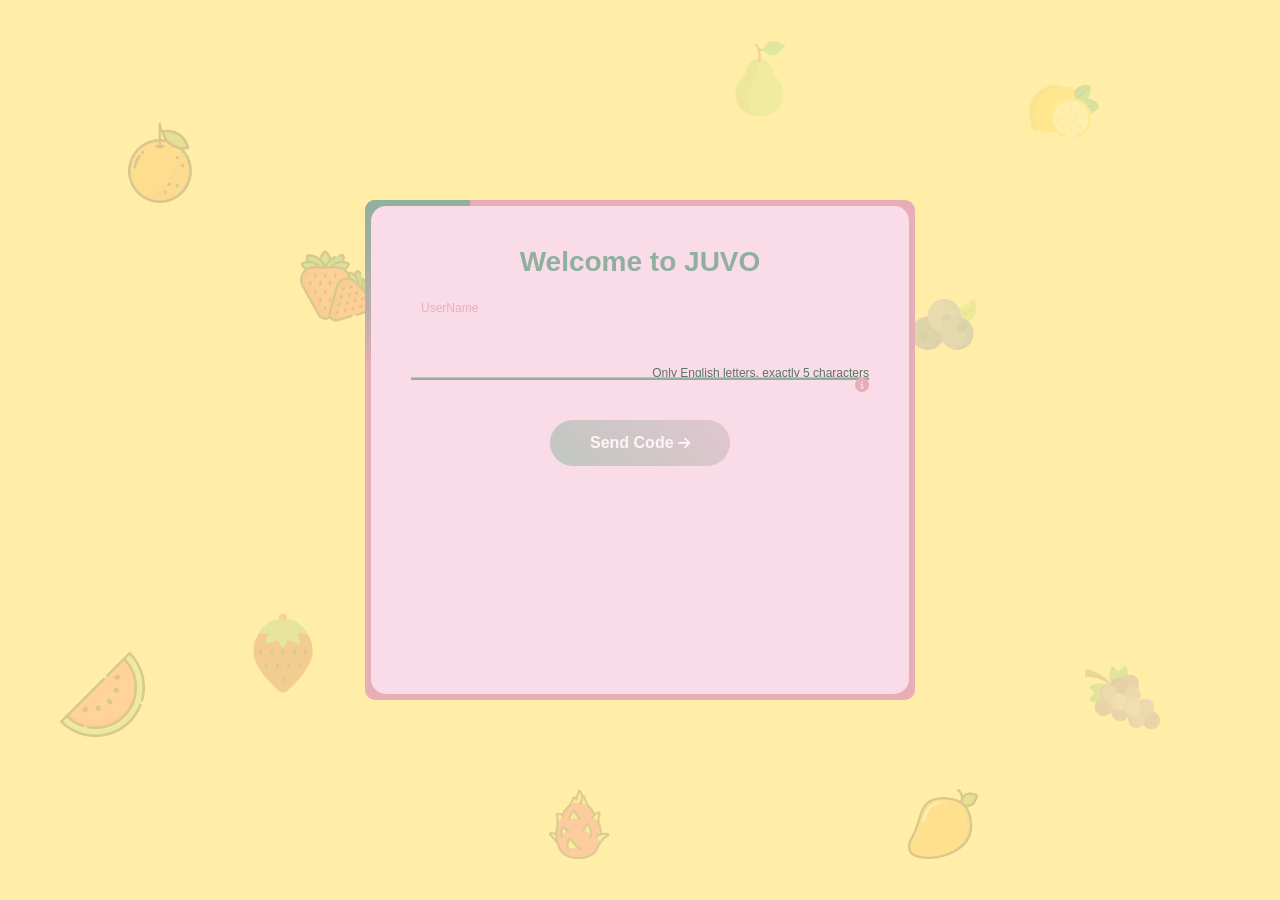
<file: index.html>
<!doctype html>
<html lang="en" dir="ltr">
  <head>
    <meta charset="UTF-8" />
    <meta name="viewport" content="width=device-width, initial-scale=1.0" />
    <title>JUVO</title>

    <link rel="icon" href="images/icon/j.png" />
    <link
      rel="stylesheet"
      href="https://cdnjs.cloudflare.com/ajax/libs/font-awesome/6.4.0/css/all.min.css"
    />
    <link rel="stylesheet" href="css/style.css" />
  </head>
  <body>
    <div class="container">
      <div class="login-box">
        <form id="loginForm" autocomplete="off" novalidate>
          <h2>Welcome to JUVO</h2>

          <div class="inputbox">
            <input
              type="text"
              id="username"
              name="UserName"
              inputmode="text"
              placeholder=""
              maxlength="5"
              autocomplete="off"
            />
            <span>UserName</span>
            <i></i>
            <div class="username-hint">
              <small class="hint-text">
                <i class="fas fa-info-circle"></i>
                Only English letters, exactly 5 characters
              </small>
            </div>
          </div>

          <div class="code-container" id="codeContainer" style="display: none">
            <div class="code-display">
              <span class="code-label">Verification Code:</span>
              <span id="randomCode" class="random-code">****</span>
              <button
                type="button"
                id="refreshCode"
                class="refresh-btn"
                title="Generate new code"
              >
                <i class="fas fa-sync-alt"></i>
              </button>
            </div>
            <div class="inputbox code-input">
              <input
                type="text"
                id="verificationCode"
                name="Code"
                inputmode="numeric"
                placeholder=""
                maxlength="4"
                disabled
              />
              <span>Enter Code</span>
              <i></i>
            </div>
          </div>

          <button type="submit" id="sendCodeBtn" class="submit-btn" disabled>
            <span id="btnText">Send Code</span>
            <i class="fas fa-arrow-right" id="btnIcon"></i>
          </button>
        </form>
      </div>
    </div>
    <script src="js/script.js"></script>
  </body>
</html>
</file>
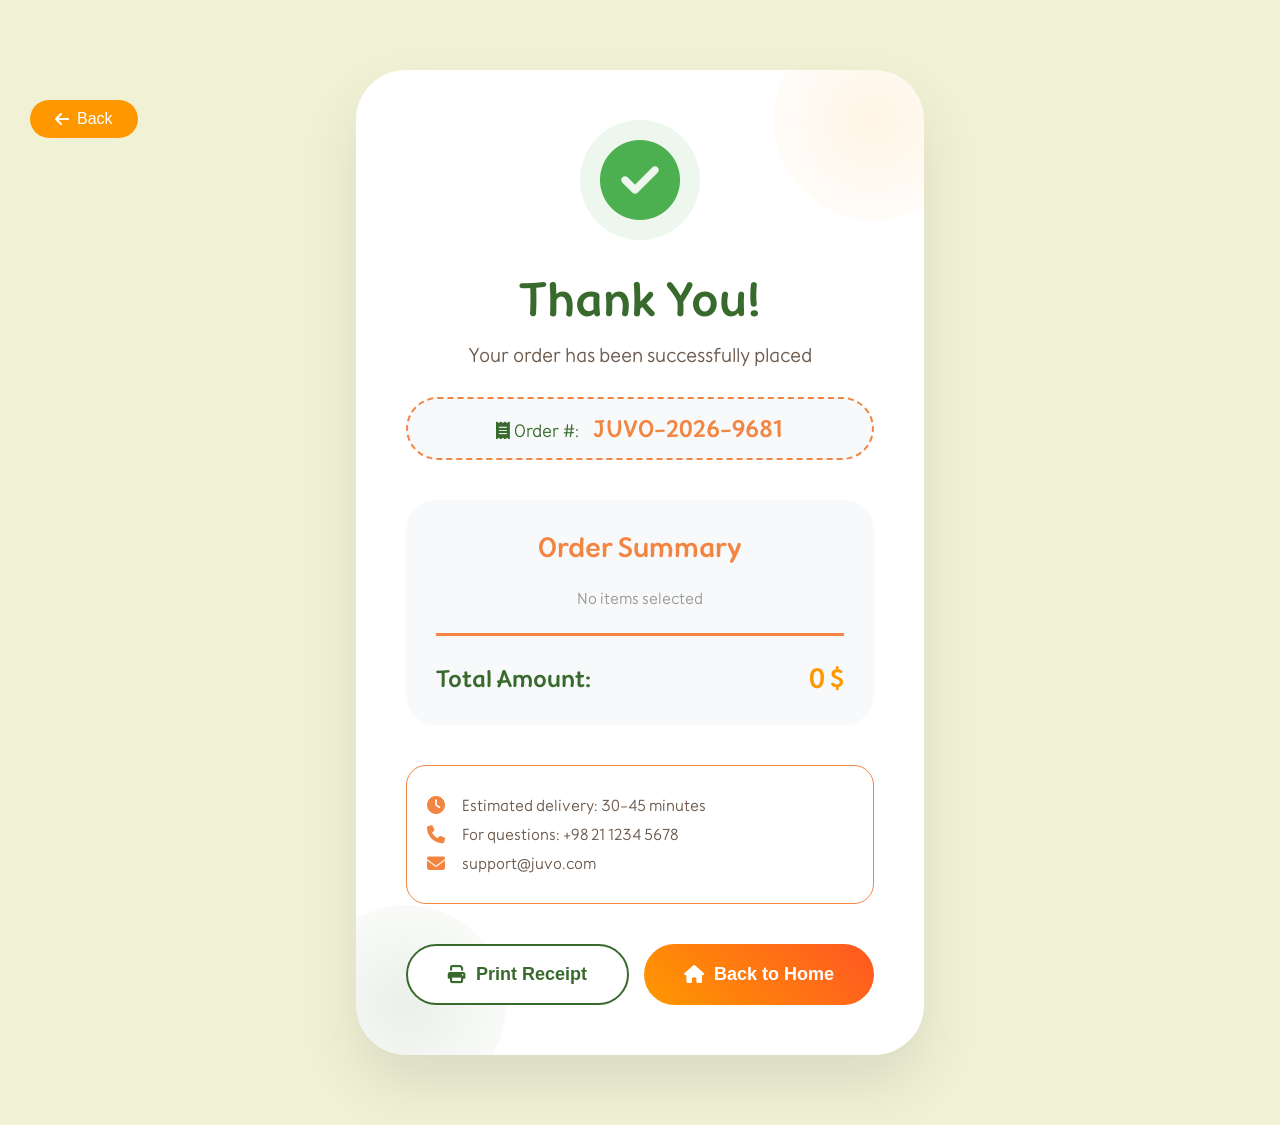
<file: checkout/checkout.html>
<!doctype html>
<html lang="en">
  <head>
    <meta charset="UTF-8" />
    <meta name="viewport" content="width=device-width, initial-scale=1.0" />
    <title>Checkout - JUVO</title>
    <link rel="icon" href="../photo/icon/j.png" />

    <link rel="stylesheet" href="style.css" />
    <link
      rel="stylesheet"
      href="https://cdnjs.cloudflare.com/ajax/libs/font-awesome/6.4.0/css/all.min.css"
    />
  </head>
  <body>
    <button class="back-btn" onclick="history.back()">
      <i class="fas fa-arrow-left"></i>
      Back
    </button>

    <main class="checkout-page">
      <div class="checkout-container">
        <div class="checkout-content">
          <div class="success-icon">
            <i class="fas fa-check-circle"></i>
          </div>

          <h1>Thank You!</h1>
          <p class="thank-you-message">
            Your order has been successfully placed
          </p>

          <div class="order-number">
            <i class="fas fa-receipt"></i>
            Order #: <span id="orderNumber">JUVO-2026-0001</span>
          </div>

          <div class="order-summary">
            <h2>Order Summary</h2>
            <div id="checkout-items"></div>

            <div class="checkout-total">
              <span class="total-label">Total Amount:</span>
              <span class="total-amount" id="checkout-total">0 $</span>
            </div>
          </div>

          <div class="contact-info">
            <p>
              <i class="fas fa-clock"></i> Estimated delivery: 30-45 minutes
            </p>
            <p><i class="fas fa-phone"></i> For questions: +98 21 1234 5678</p>
            <p><i class="fas fa-envelope"></i> support@juvo.com</p>
          </div>

          <div class="action-buttons">
            <button class="print-btn" onclick="window.print()">
              <i class="fas fa-print"></i>
              Print Receipt
            </button>
            <button class="home-btn" onclick="location.href = '../index.html'">
              <i class="fas fa-home"></i>
              Back to Home
            </button>
          </div>
        </div>
      </div>
    </main>

    <script src="script.js"></script>
  </body>
</html>
</file>
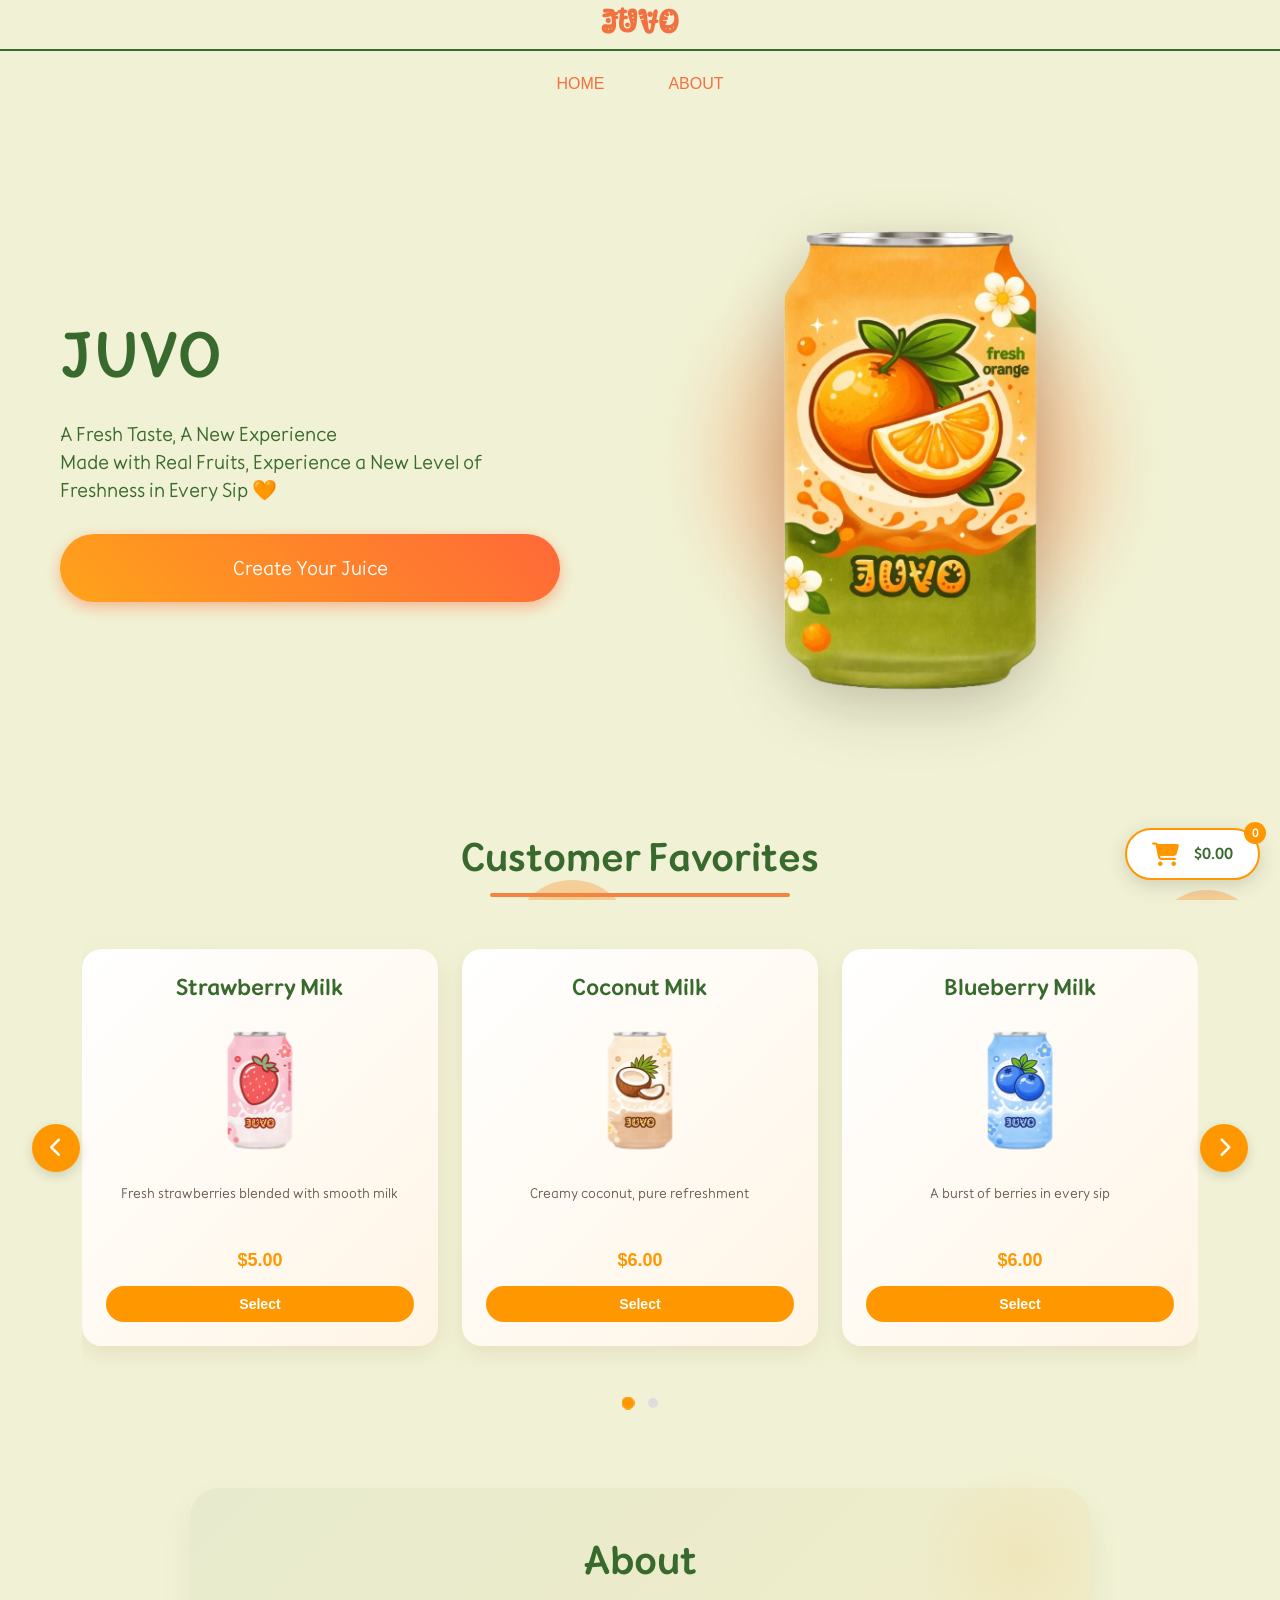
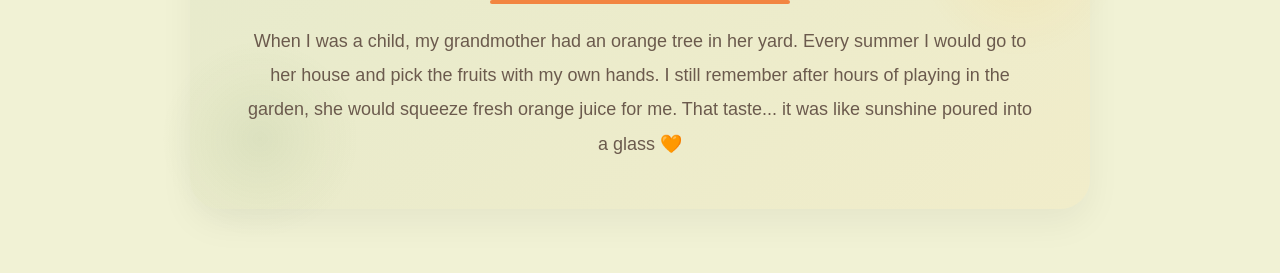
<file: home/home.html>
<!doctype html>
<html lang="en">
  <head>
    <meta charset="UTF-8" />
    <meta name="viewport" content="width=device-width, initial-scale=1.0" />
    <title>Home</title>
    <link rel="icon" href="../images/icon/j.png" />

    <link rel="stylesheet" href="style.css" />
    <link rel="stylesheet" href="../navbar/style.css" />
    <link
      rel="stylesheet"
      href="https://cdnjs.cloudflare.com/ajax/libs/font-awesome/6.4.0/css/all.min.css"
    />
  </head>
  <body>
    <div class="bubbles-container">
      <div class="bubble bubble-1"></div>
      <div class="bubble bubble-2"></div>
      <div class="bubble bubble-3"></div>
      <div class="bubble bubble-4"></div>
      <div class="bubble bubble-5"></div>
      <div class="bubble bubble-6"></div>
      <div class="bubble bubble-7"></div>
      <div class="bubble bubble-8"></div>
      <div class="bubble bubble-9"></div>
      <div class="bubble bubble-10"></div>
      <div class="bubble bubble-11"></div>
      <div class="bubble bubble-12"></div>
      <div class="bubble bubble-13"></div>
      <div class="bubble bubble-14"></div>
      <div class="bubble bubble-15"></div>
    </div>
    <div id="navbar"></div>

    <section class="hero">
      <div class="hero-text">
        <h1>JUVO</h1>
        <p>
          A Fresh Taste, A New Experience
          <br />
          <span class="no-break">
            Made with Real Fruits, Experience a New Level of Freshness in Every
            Sip 🧡
          </span>
        </p>
        <button
          class="juice-btn"
          onclick="location.href = '../juice-builder/juice-builder.html'"
        >
          <span class="liquid"></span>
          <span class="text">Create Your Juice</span>
          <div class="bubbles">
            <span></span><span></span><span></span> <span></span><span></span
            ><span></span>
          </div>
        </button>
      </div>
      <div class="hero-image">
        <img src="../images/image-order/orange.png" alt="Juice" />
      </div>
    </section>

    <!-- Customer Favorites -->
    <section class="favorites-section">
      <h2>Customer Favorites</h2>

      <div class="slider-container">
        <button class="slider-arrow prev-arrow" id="prevBtn">
          <i class="fas fa-chevron-left"></i>
        </button>

        <div class="cards-slider-wrapper">
          <div class="cards-slider">
            <article class="card">
              <header>
                <h3>Strawberry Milk</h3>
              </header>
              <img
                class="card-image"
                src="../images/image-order/strawberry-milk.png"
                alt="Strawberry Milk"
              />
              <div class="content">
                <p>Fresh strawberries blended with smooth milk</p>
              </div>
              <div class="price">$5.00</div>
              <button class="select-favorite-btn">Select</button>
            </article>

            <article class="card">
              <header>
                <h3>Coconut Milk</h3>
              </header>
              <img
                class="card-image"
                src="../images/image-order/coconut-milk.png"
                alt="Coconut Milk"
              />
              <div class="content">
                <p>Creamy coconut, pure refreshment</p>
              </div>
              <div class="price">$6.00</div>
              <button class="select-favorite-btn">Select</button>
            </article>

            <article class="card">
              <header>
                <h3>Blueberry Milk</h3>
              </header>
              <img
                class="card-image"
                src="../images/image-order/blueberry-milk.png"
                alt="Blueberry Milk"
              />
              <div class="content">
                <p>A burst of berries in every sip</p>
              </div>
              <div class="price">$6.00</div>
              <button class="select-favorite-btn">Select</button>
            </article>

            <article class="card">
              <header>
                <h3>Banana Coffee</h3>
              </header>
              <img
                class="card-image"
                src="../images/image-order/banana-coffee.png"
                alt="Banana Coffee"
              />
              <div class="content">
                <p>Energize your day with banana coffee</p>
              </div>
              <div class="price">$4.50</div>
              <button class="select-favorite-btn">Select</button>
            </article>
          </div>
        </div>

        <button class="slider-arrow next-arrow" id="nextBtn">
          <i class="fas fa-chevron-right"></i>
        </button>
      </div>

      <div class="slider-dots">
        <span class="dot active" data-index="0"></span>
        <span class="dot" data-index="1"></span>
      </div>
    </section>

    <section id="about" class="about-section">
      <header>
        <h2>About</h2>
      </header>

      <div class="about-content">
        <p>
          When I was a child, my grandmother had an orange tree in her yard.
          Every summer I would go to her house and pick the fruits with my own
          hands. I still remember after hours of playing in the garden, she
          would squeeze fresh orange juice for me. That taste... it was like
          sunshine poured into a glass 🧡
        </p>
      </div>
    </section>

    <div id="aboutModal" class="modal" style="display: none">
      <div class="modal-content">
        <span class="close-btn" id="closeModalBtn">&times;</span>
        <h2>My Story</h2>
        <div class="about-content">
          <p>
            When I was a child, my grandmother had an orange tree in her yard.
            Every summer I would go to her house and pick the fruits with my own
            hands. I still remember after hours of playing in the garden, she
            would squeeze fresh orange juice for me. That taste... it was like
            sunshine poured into a glass 🧡
          </p>
        </div>
      </div>
    </div>

    <div class="floating-cart" onclick="location.href = 'order/order.html'">
      <i class="fas fa-shopping-cart cart-icon"></i>
      <span class="cart-count">0</span>
      <div class="cart-info">
        <span class="cart-total">$0.00</span>
      </div>
    </div>

    <script src="../navbar/script.js"></script>
    <script src="script.js"></script>
  </body>
</html>
</file>
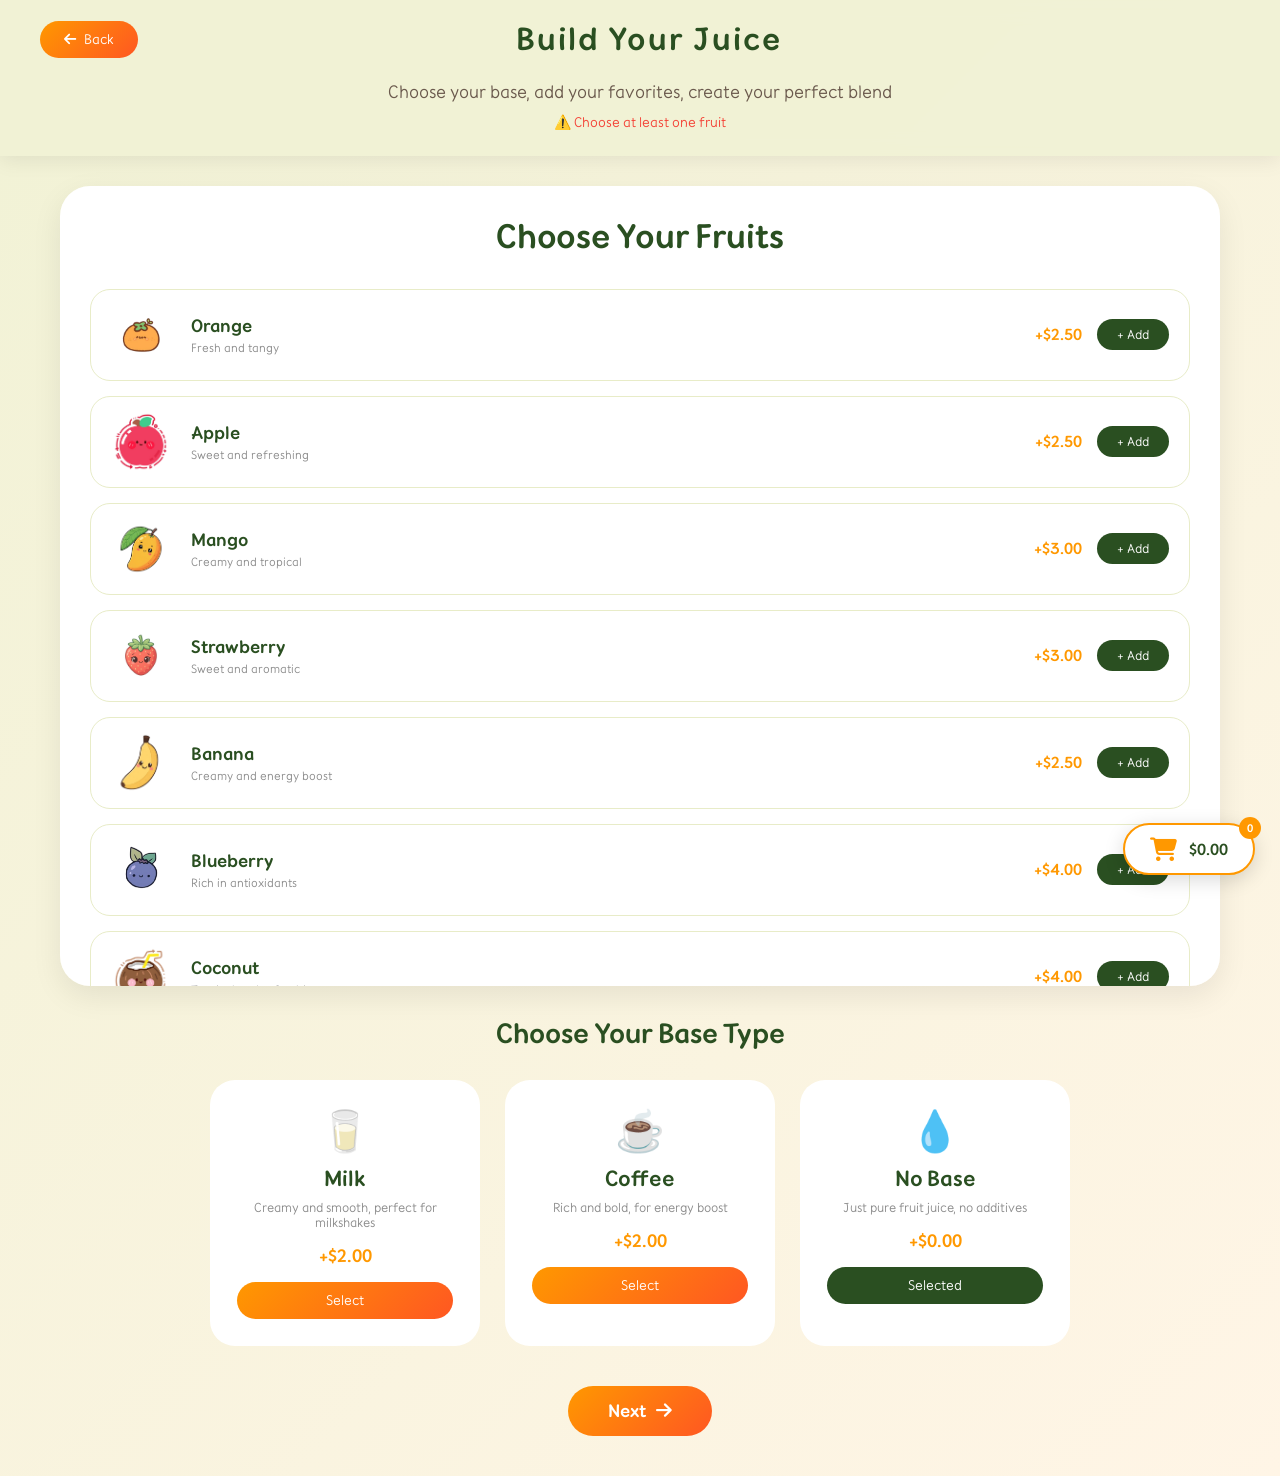
<file: juice-builder/juice-builder.html>
<!doctype html>
<html lang="en">
  <head>
    <meta charset="UTF-8" />
    <meta name="viewport" content="width=device-width, initial-scale=1.0" />
    <title>Juice Builder | JUVO</title>
    <link rel="stylesheet" href="style.css" />
    <link
      rel="stylesheet"
      href="https://cdnjs.cloudflare.com/ajax/libs/font-awesome/6.4.0/css/all.min.css"
    />
    <link rel="icon" href="../images/icon/j.png" />
  </head>
  <body>
    <section class="builder-header">
      <div class="header-wrapper">
        <button
          class="back-button"
          onclick="window.location.href = '../index.html'"
        >
          <i class="fas fa-arrow-left"></i>
          <span>Back</span>
        </button>
        <h1>Build Your Juice</h1>
        <div style="width: 80px"></div>
      </div>
      <p class="subtitle">
        Choose your base, add your favorites, create your perfect blend
        <br />
        <span class="selection-rule" id="selectionRule"
          >🍎 Choose at least one and at most two fruits</span
        >
      </p>
    </section>

    <section class="juice-section">
      <div class="juice-scroll-box">
        <h2>Choose Your Fruits</h2>
        <div class="vertical-cards" id="fruitsContainer">
          <article class="addon-card" data-fruit="orange">
            <div class="card-image-small">
              <img
                src="../images/image-builder/orange.png"
                alt="Orange"
                onerror="this.src = 'https://via.placeholder.com/60?text=🍊'"
              />
            </div>
            <div class="card-info">
              <div>
                <h4>Orange</h4>
                <p>Fresh and tangy</p>
              </div>
              <div class="card-footer">
                <span class="price">+$2.50</span>
                <button class="add-btn" data-name="Orange" data-price="2.50">
                  + Add
                </button>
              </div>
            </div>
          </article>

          <article class="addon-card" data-fruit="apple">
            <div class="card-image-small">
              <img
                src="../images/image-builder/apple.png"
                alt="Apple"
                onerror="this.src = 'https://via.placeholder.com/60?text=🍎'"
              />
            </div>
            <div class="card-info">
              <div>
                <h4>Apple</h4>
                <p>Sweet and refreshing</p>
              </div>
              <div class="card-footer">
                <span class="price">+$2.50</span>
                <button class="add-btn" data-name="Apple" data-price="2.50">
                  + Add
                </button>
              </div>
            </div>
          </article>

          <article class="addon-card" data-fruit="mango">
            <div class="card-image-small">
              <img
                src="../images/image-builder/mango.png"
                alt="Mango"
                onerror="this.src = 'https://via.placeholder.com/60?text=🥭'"
              />
            </div>
            <div class="card-info">
              <div>
                <h4>Mango</h4>
                <p>Creamy and tropical</p>
              </div>
              <div class="card-footer">
                <span class="price">+$3.00</span>
                <button class="add-btn" data-name="Mango" data-price="3.00">
                  + Add
                </button>
              </div>
            </div>
          </article>

          <article class="addon-card" data-fruit="strawberry">
            <div class="card-image-small">
              <img
                src="../images/image-builder/strawberry.png"
                alt="Strawberry"
                onerror="this.src = 'https://via.placeholder.com/60?text=🍓'"
              />
            </div>
            <div class="card-info">
              <div>
                <h4>Strawberry</h4>
                <p>Sweet and aromatic</p>
              </div>
              <div class="card-footer">
                <span class="price">+$3.00</span>
                <button
                  class="add-btn"
                  data-name="Strawberry"
                  data-price="3.00"
                >
                  + Add
                </button>
              </div>
            </div>
          </article>

          <article class="addon-card" data-fruit="banana">
            <div class="card-image-small">
              <img
                src="../images/image-builder/benana.png"
                alt="Banana"
                onerror="this.src = 'https://via.placeholder.com/60?text=🍌'"
              />
            </div>
            <div class="card-info">
              <div>
                <h4>Banana</h4>
                <p>Creamy and energy boost</p>
              </div>
              <div class="card-footer">
                <span class="price">+$2.50</span>
                <button class="add-btn" data-name="Banana" data-price="2.50">
                  + Add
                </button>
              </div>
            </div>
          </article>

          <article class="addon-card" data-fruit="blueberry">
            <div class="card-image-small">
              <img
                src="../images/image-builder/blueberry.png"
                alt="Blueberry"
                onerror="this.src = 'https://via.placeholder.com/60?text=🫐'"
              />
            </div>
            <div class="card-info">
              <div>
                <h4>Blueberry</h4>
                <p>Rich in antioxidants</p>
              </div>
              <div class="card-footer">
                <span class="price">+$4.00</span>
                <button class="add-btn" data-name="Blueberry" data-price="4.00">
                  + Add
                </button>
              </div>
            </div>
          </article>

          <article class="addon-card" data-fruit="coconut">
            <div class="card-image-small">
              <img
                src="../images/image-builder/coconut.png"
                alt="Coconut"
                onerror="this.src = 'https://via.placeholder.com/60?text=🥥'"
              />
            </div>
            <div class="card-info">
              <div>
                <h4>Coconut</h4>
                <p>Tropical and refreshing</p>
              </div>
              <div class="card-footer">
                <span class="price">+$4.00</span>
                <button class="add-btn" data-name="Coconut" data-price="4.00">
                  + Add
                </button>
              </div>
            </div>
          </article>

          <article class="addon-card" data-fruit="watermelon">
            <div class="card-image-small">
              <img
                src="../images/image-builder/watermelone.png"
                alt="Watermelon"
                onerror="this.src = 'https://via.placeholder.com/60?text=🍉'"
              />
            </div>
            <div class="card-info">
              <div>
                <h4>Watermelon</h4>
                <p>Fresh and juicy</p>
              </div>
              <div class="card-footer">
                <span class="price">+$2.00</span>
                <button
                  class="add-btn"
                  data-name="Watermelon"
                  data-price="2.00"
                >
                  + Add
                </button>
              </div>
            </div>
          </article>
        </div>
      </div>
    </section>

    <section class="base-type-section">
      <h2>Choose Your Base Type</h2>
      <div class="base-type-cards">
        <article class="base-type-card">
          <div class="base-icon">🥛</div>
          <h3>Milk</h3>
          <p>Creamy and smooth, perfect for milkshakes</p>
          <div class="price">+$2.00</div>
          <button
            class="select-base-btn"
            data-base="milk"
            data-price="2.00"
            data-name="Milk Base"
          >
            Select
          </button>
        </article>

        <article class="base-type-card">
          <div class="base-icon">☕</div>
          <h3>Coffee</h3>
          <p>Rich and bold, for energy boost</p>
          <div class="price">+$2.00</div>
          <button
            class="select-base-btn"
            data-base="coffee"
            data-price="2.00"
            data-name="Coffee Base"
          >
            Select
          </button>
        </article>

        <article class="base-type-card">
          <div class="base-icon">💧</div>
          <h3>No Base</h3>
          <p>Just pure fruit juice, no additives</p>
          <div class="price">+$0.00</div>
          <button
            class="select-base-btn active"
            data-base="none"
            data-price="0"
            data-name="No Base"
          >
            Selected
          </button>
        </article>
      </div>
    </section>

    <div class="btn-next">
      <button class="next-btn" id="nextBtn">
        Next <i class="fas fa-arrow-right"></i>
      </button>
    </div>

    <div class="floating-cart">
      <i class="fas fa-shopping-cart cart-icon"></i>
      <span class="cart-count">0</span>
      <div class="cart-info">
        <span class="cart-total">$0.00</span>
      </div>
    </div>

    <script src="script.js"></script>
  </body>
</html>
</file>
<file: css/style.css>
* {
  margin: 0;
  padding: 0;
  box-sizing: border-box;
  font-family: "Segoe UI", Tahoma, sans-serif;
}

body {
  min-height: 100vh;
  background-color: #ffeda8;
  position: relative;
  overflow-x: hidden;
}

/* ---------- Container ---------- */
.container {
  min-height: 100vh;
  display: flex;
  justify-content: center;
  align-items: center;
}

/* ---------- Login Box ---------- */
.login-box {
  position: relative;
  width: 550px;
  height: auto;
  min-height: 500px;
  background: #e8aeb7;
  border-radius: 10px;
  overflow: hidden;
}

/* ---------- Animated Border ---------- */
.login-box::before,
.login-box::after {
  content: "";
  position: absolute;
  top: -50%;
  left: -50%;
  width: 380px;
  height: 420px;
  background: linear-gradient(0deg, transparent, #8faf9f, #e8aeb7);
  transform-origin: bottom right;
  animation: rotate 6s linear infinite;
}

.login-box::after {
  animation-delay: -3s;
}

@keyframes rotate {
  from {
    transform: rotate(0deg);
  }
  to {
    transform: rotate(360deg);
  }
}

/* ---------- Form ---------- */
form {
  position: absolute;
  inset: 6px;
  background: #fadce9;
  border-radius: 15px;
  padding: 40px 40px;
  z-index: 2;
  display: flex;
  flex-direction: column;
  align-items: center;
}

h2 {
  color: #8faf9f;
  font-weight: 700;
  margin-bottom: 10px;
  font-size: 28px;
}

.inputbox {
  position: relative;
  width: 100%;
  margin-top: 25px;
}

.inputbox input {
  width: 100%;
  padding: 20px 10px 10px;
  border: none;
  outline: none;
  background: transparent;
  color: #2f3a32;
  font-size: 1em;
}

.inputbox span {
  position: absolute;
  left: 10px;
  top: 20px;
  color: #5b7562;
  pointer-events: none;
  transition: 0.4s;
}

.inputbox input:focus ~ span,
.inputbox input:not(:placeholder-shown) ~ span {
  transform: translateY(-32px);
  font-size: 0.75em;
  color: #e8aeb7;
}

.inputbox i {
  position: absolute;
  left: 0;
  bottom: 0;
  width: 100%;
  height: 2px;
  background: #8faf9f;
  transition: 0.3s;
}

.inputbox input:focus ~ i {
  height: 3px;
  background: #e8aeb7;
}

.inputbox input.valid {
  color: #2e7d32;
}

.inputbox input.valid ~ i {
  background: #4caf50;
  height: 3px;
}

.inputbox input.invalid {
  color: #c62828;
}

.inputbox input.invalid ~ i {
  background: #f44336;
  height: 3px;
}

.username-hint {
  margin-top: 5px;
  padding-left: 10px;
  width: 100%;
  display: flex;
  justify-content: flex-end;
}

.hint-text {
  color: #5b7562;
  font-size: 12px;
  display: flex;
  align-items: center;
  gap: 5px;
  text-align: right;
  max-width: fit-content;
}

.hint-text i {
  color: #e8aeb7;
  font-size: 14px;
}

.code-container {
  width: 100%;
  margin-top: 20px;
  animation: fadeIn 0.5s ease;
  display: flex;
  flex-direction: column;
  align-items: flex-end;
}

@keyframes fadeIn {
  from {
    opacity: 0;
    transform: translateY(20px);
  }
  to {
    opacity: 1;
    transform: translateY(0);
  }
}

.code-display {
  background: linear-gradient(135deg, #8faf9f, #e8aeb7);
  padding: 15px 20px;
  border-radius: 10px;
  display: flex;
  justify-content: space-between;
  align-items: center;
  margin-bottom: 20px;
  box-shadow: 0 4px 15px rgba(0, 0, 0, 0.1);
  width: 100%;
}

.code-label {
  color: white;
  font-weight: 500;
  font-size: 14px;
}

.random-code {
  color: white;
  font-weight: 700;
  font-size: 28px;
  letter-spacing: 5px;
  font-family: "Courier New", monospace;
  text-shadow: 0 2px 5px rgba(0, 0, 0, 0.2);
  margin-left: auto;
  margin-right: 10px;
}

.refresh-btn {
  background: rgba(255, 255, 255, 0.2);
  border: none;
  color: white;
  width: 30px;
  height: 30px;
  border-radius: 50%;
  cursor: pointer;
  display: flex;
  align-items: center;
  justify-content: center;
  transition: all 0.3s ease;
  flex-shrink: 0;
}

.refresh-btn:hover {
  background: rgba(255, 255, 255, 0.3);
  transform: rotate(180deg);
}

.refresh-btn:active {
  transform: rotate(180deg) scale(0.95);
}

.code-input {
  margin-top: 10px;
  width: 100%;
}

.submit-btn {
  margin-top: 40px;
  padding: 14px 40px;
  border: none;
  border-radius: 30px;
  background: linear-gradient(45deg, #8faf9f, #e8aeb7);
  color: white;
  font-weight: 600;
  font-size: 16px;
  cursor: pointer;
  transition: all 0.3s ease;
  margin-left: auto;
  margin-right: auto;
  display: block;
  align-items: center;
  justify-content: center;
  gap: 10px;
  width: auto;
  min-width: 160px;
  position: relative;
  overflow: hidden;
}

.submit-btn:not(:disabled):hover {
  transform: translateY(-3px);
  box-shadow: 0 10px 20px rgba(143, 175, 159, 0.4);
}

.submit-btn:not(:disabled):active {
  transform: translateY(-1px);
}

.submit-btn:disabled {
  opacity: 0.7;
  cursor: not-allowed;
  background: linear-gradient(45deg, #a8bfb0, #d8bec5);
}

.submit-btn i {
  font-size: 14px;
}

/* ---------- Guest ---------- */
.guest {
  margin-top: 25px;
  font-size: 0.9em;
  color: #8faf9f;
  cursor: pointer;
  display: flex;
  align-items: center;
  justify-content: center;
  gap: 8px;
  transition: all 0.3s ease;
  padding: 8px 20px;
  border-radius: 20px;
  border: 1px solid transparent;
}

.guest:hover {
  background: rgba(143, 175, 159, 0.1);
  color: #e8aeb7;
  border-color: rgba(143, 175, 159, 0.3);
}

.guest:active {
  transform: scale(0.98);
}

.guest i {
  font-size: 14px;
}

/* ---------- Background Icons ---------- */
body::before {
  content: "";
  position: absolute;
  inset: 0;
  z-index: -1;
  opacity: 0.15;
  background-image:
    url("../images/image-login/orange.png"),
    url("../images/image-login/lemon.png"),
    url("../images/image-login/strawberry.png"),
    url("../images/image-login/grapes.png"),
    url("../images/image-login/fruit.png"),
    url("../images/image-login/watermelon.png"),
    url("../images/image-login/blueberry.png"),
    url("../images/image-login/pear.png"),
    url("../images/image-login/strawberr.png"),
    url("../images/image-login/mango.png");
  background-repeat: no-repeat;
  background-size: 80px, 70px, 90px, 75px, 60px, 85px, 65px, 75px, 80px, 70px;
  background-position:
    10% 15%,
    85% 10%,
    20% 75%,
    90% 80%,
    45% 95%,
    5% 80%,
    75% 35%,
    60% 5%,
    25% 30%,
    75% 95%;
}

/* ---------- Mobile Fix ---------- */
@media (max-width: 480px) {
  .login-box {
    transform: scale(0.92);
    width: 100%;
  }

  form {
    padding: 30px 20px;
  }

  h2 {
    font-size: 24px;
  }

  .random-code {
    font-size: 22px;
  }

  .submit-btn {
    padding: 12px 30px;
    min-width: 140px;
    font-size: 14px;
  }

  body::before {
    opacity: 0.08;
    background-size: 45px, 40px, 50px, 45px, 40px, 50px, 40px, 45px, 50px, 40px;
  }
}

@media (max-width: 360px) {
  .login-box {
    transform: scale(0.85);
  }

  .code-display {
    flex-wrap: wrap;
    gap: 10px;
  }

  .random-code {
    font-size: 20px;
    margin-left: 0;
  }
}
</file>
<file: checkout/style.css>
@font-face {
  font-family: "Cause";
  src: url("../font/Cause/Cause-VariableFont_wght.ttf");
}

* {
  margin: 0;
  padding: 0;
  box-sizing: border-box;
}

body {
  font-family: "Cause", sans-serif;
  background: #f1f2d5;
  min-height: 100vh;
  display: flex;
  flex-direction: column;
}

.back-btn {
  position: absolute;
  top: 100px;
  left: 30px;
  background: #ff9800;
  color: white;
  border: none;
  padding: 10px 25px;
  border-radius: 30px;
  font-size: 16px;
  cursor: pointer;
  transition: all 0.3s ease;
  display: flex;
  align-items: center;
  gap: 8px;
  z-index: 100;
}

.back-btn:hover {
  transform: translateX(-5px);
  box-shadow: 0 5px 15px rgba(255, 152, 0, 0.3);
}

.checkout-page {
  max-width: 800px;
  margin: 50px auto;
  padding: 20px;
  flex: 1;
}

.checkout-container {
  background: white;
  border-radius: 50px;
  padding: 50px;
  box-shadow: 0 30px 60px rgba(0, 0, 0, 0.1);
  position: relative;
  overflow: hidden;
}

.checkout-container::before {
  content: "";
  position: absolute;
  top: -50px;
  right: -50px;
  width: 200px;
  height: 200px;
  background: radial-gradient(circle, rgba(255, 152, 0, 0.1), transparent);
  border-radius: 50%;
  z-index: 0;
}

.checkout-container::after {
  content: "";
  position: absolute;
  bottom: -50px;
  left: -50px;
  width: 200px;
  height: 200px;
  background: radial-gradient(circle, rgba(57, 106, 45, 0.1), transparent);
  border-radius: 50%;
  z-index: 0;
}

.checkout-content {
  position: relative;
  z-index: 1;
}

.success-icon {
  text-align: center;
  margin-bottom: 30px;
}

.success-icon i {
  font-size: 80px;
  color: #4caf50;
  background: rgba(76, 175, 80, 0.1);
  padding: 20px;
  border-radius: 50%;
  animation: popIn 0.5s ease;
}

@keyframes popIn {
  0% {
    transform: scale(0);
  }
  80% {
    transform: scale(1.2);
  }
  100% {
    transform: scale(1);
  }
}

.checkout-container h1 {
  color: #396a2d;
  font-size: 48px;
  text-align: center;
  margin-bottom: 15px;
  font-family: "Cause", sans-serif;
}

.thank-you-message {
  text-align: center;
  font-size: 20px;
  color: #6b5a4d;
  margin-bottom: 10px;
}

.order-number {
  text-align: center;
  background: #f8f9fa;
  padding: 15px;
  border-radius: 50px;
  margin: 30px 0;
  font-size: 18px;
  color: #396a2d;
  border: 2px dashed #f28541;
}

.order-number span {
  color: #f28541;
  font-weight: bold;
  font-size: 24px;
  margin-left: 10px;
}

.order-summary {
  background: #f8f9fa;
  border-radius: 30px;
  padding: 30px;
  margin: 40px 0;
}

.order-summary h2 {
  color: #f28541;
  font-size: 28px;
  margin-bottom: 25px;
  text-align: center;
  font-family: "Cause", sans-serif;
}

#checkout-items {
  margin-bottom: 20px;
}

.checkout-item {
  display: flex;
  justify-content: space-between;
  align-items: center;
  padding: 12px 0;
  border-bottom: 1px solid #e0e0e0;
  animation: fadeIn 0.5s ease;
}

@keyframes fadeIn {
  from {
    opacity: 0;
    transform: translateX(-20px);
  }
  to {
    opacity: 1;
    transform: translateX(0);
  }
}

.item-name-section {
  display: flex;
  flex-direction: column;
}

.item-main-name {
  font-size: 16px;
  font-weight: bold;
  color: #396a2d;
}

.item-category-badge {
  font-size: 12px;
  color: #f28541;
  margin-top: 3px;
}

.item-price-section {
  font-size: 18px;
  font-weight: bold;
  color: #ff9800;
}

.checkout-total {
  display: flex;
  justify-content: space-between;
  align-items: center;
  margin-top: 25px;
  padding-top: 25px;
  border-top: 3px solid #f28541;
  font-size: 24px;
  font-weight: bold;
}

.total-label {
  color: #396a2d;
}

.total-amount {
  color: #ff9800;
  font-size: 28px;
}

.contact-info {
  background: white;
  border-radius: 20px;
  padding: 20px;
  margin: 30px 0;
  border: 1px solid #f28541;
}

.contact-info p {
  display: flex;
  align-items: center;
  gap: 10px;
  color: #6b5a4d;
  margin: 10px 0;
  font-size: 16px;
}

.contact-info i {
  color: #f28541;
  width: 25px;
  font-size: 18px;
}

.action-buttons {
  display: flex;
  gap: 15px;
  justify-content: center;
  margin-top: 40px;
}

.home-btn {
  background: linear-gradient(45deg, #ff9800, #ff5722);
  color: white;
  border: none;
  padding: 18px 40px;
  border-radius: 50px;
  font-size: 18px;
  font-weight: bold;
  cursor: pointer;
  transition: all 0.3s ease;
  display: inline-flex;
  align-items: center;
  gap: 10px;
  flex: 1;
  justify-content: center;
  white-space: nowrap;
}

.home-btn:hover {
  transform: translateY(-5px);
  box-shadow: 0 15px 30px rgba(255, 87, 34, 0.3);
}

.print-btn {
  background: white;
  color: #396a2d;
  border: 2px solid #396a2d;
  padding: 18px 40px;
  border-radius: 50px;
  font-size: 18px;
  font-weight: bold;
  cursor: pointer;
  transition: all 0.3s ease;
  display: inline-flex;
  align-items: center;
  gap: 10px;
  flex: 1;
  justify-content: center;
}

.print-btn:hover {
  background: #396a2d;
  color: white;
}

/* Responsive */
@media (max-width: 992px) {
  .back-btn {
    position: relative;
    top: 20px;
    left: 20px;
    margin-bottom: 20px;
    width: fit-content;
  }
}

@media (max-width: 768px) {
  .checkout-page {
    margin: 30px auto;
    padding: 15px;
  }

  .checkout-container {
    padding: 30px 20px;
  }

  .checkout-container h1 {
    font-size: 36px;
  }

  .order-summary {
    padding: 20px;
  }

  .action-buttons {
    flex-direction: column;
  }

  .total-amount {
    font-size: 24px;
  }
}

@media (max-width: 576px) {
  .checkout-container h1 {
    font-size: 28px;
  }

  .thank-you-message {
    font-size: 16px;
  }

  .order-number {
    font-size: 14px;
  }

  .order-number span {
    font-size: 18px;
  }

  .contact-info p {
    font-size: 14px;
  }
}
</file>
<file: home/style.css>
/* ================== BASE STYLES ================== */
* {
  margin: 0;
  padding: 0;
  box-sizing: border-box;
}

@font-face {
  font-family: "Cause";
  src: url("../font/Cause/Cause-VariableFont_wght.ttf");
}

body {
  font-family: "Cause", sans-serif !important;
  color: #6b5a4d;
}

/* ================== HERO ================== */
.hero {
  min-height: 80vh;
  display: flex;
  justify-content: space-between;
  align-items: center;
  padding: 60px;
  background: #f1f2d5;
  flex-wrap: wrap;
  gap: 40px;
}

.hero-text {
  color: #396a2d;
  max-width: 500px;
  flex: 1;
  min-width: 280px;
  display: flex;
  flex-direction: column;
  gap: 30px;
  transform: translateY(0);
}

.hero-text h1 {
  font-size: clamp(40px, 8vw, 64px);
  font-family: "Cause";
  line-height: 1.1;
  font-weight: bold;
}

.hero-text p,
span {
  font-size: clamp(16px, 4vw, 20px);
  font-family: "Cause";
  line-height: 1.4;
}

.no-break {
  white-space: normal;
  display: inline-block;
}

.hero-image {
  position: relative;
  display: flex;
  justify-content: center;
  align-items: center;
  flex: 1;
  min-width: 280px;
}

.hero-image::before {
  content: "";
  position: absolute;
  width: 460px;
  height: 460px;
  filter: blur(25px);
  background: radial-gradient(circle, #f28541, transparent 70%);
  top: 50%;
  left: 50%;
  transform: translate(-50%, -50%);
  z-index: 0;
}

.hero-image img {
  position: relative;
  width: 390px;
  filter: drop-shadow(0 20px 30px rgba(0, 0, 0, 0.18));
  z-index: 1;
  transform: translate(0, 0);
  object-fit: contain;
}

/* ================== JUICE BUTTON ================== */
.juice-btn {
  position: relative;
  padding: 20px 40px;
  background: linear-gradient(45deg, #ff9800, #ff5722);
  border: none;
  border-radius: 50px;
  color: white;
  font-size: 18px;
  cursor: pointer;
  overflow: hidden;
  transition: all 0.3s ease;
  box-shadow: 0 5px 15px rgba(255, 87, 34, 0.4);
}

.juice-btn:hover {
  transform: translateY(-3px);
  box-shadow: 0 8px 20px rgba(255, 87, 34, 0.6);
}

.liquid {
  position: absolute;
  top: -60px;
  left: 0;
  width: 100%;
  height: 200px;
  background: rgba(255, 255, 255, 0.1);
  border-radius: 45%;
  animation: wave 3s linear infinite;
}

.bubbles span {
  position: absolute;
  background: rgba(255, 255, 255, 0.3);
  border-radius: 50%;
  animation: bubble 2s linear infinite;
}

@keyframes wave {
  0% {
    transform: rotate(0deg);
  }
  100% {
    transform: rotate(360deg);
  }
}

@keyframes bubble {
  0% {
    bottom: -20px;
    opacity: 0;
  }
  50% {
    opacity: 1;
  }
  100% {
    bottom: 100%;
    opacity: 0;
  }
}

/* ================== FAVORITES ================== */
.favorites-section {
  padding: 1rem 2rem;
  max-width: 1400px;
  margin: 0 auto;
}

.favorites-section h2 {
  font-family: "Cause";
  font-size: 40px;
  line-height: 40px;
  font-weight: 700;
  text-align: center;
  color: #396a2d;
  margin-bottom: 20px;
  position: relative;
}

h2::after {
  content: "";
  display: block;
  width: 300px;
  height: 4px;
  background: #f28541;
  margin: 1rem auto;
  border-radius: 2px;
}

/* ================== SLIDER ================== */
.slider-container {
  position: relative;
  display: flex;
  align-items: center;
  margin: 2rem 0;
  padding: 0 50px;
}

.cards-slider-wrapper {
  overflow-x: auto;
  overflow-y: hidden;
  width: 100%;
  padding-top: 20px;
  padding-bottom: 20px;
  scroll-behavior: smooth;
  -webkit-overflow-scrolling: touch;
  scrollbar-width: none;
}

.cards-slider-wrapper::-webkit-scrollbar {
  display: none;
}

.cards-slider {
  display: flex;
  gap: 24px;
  flex-wrap: nowrap;
}

.card {
  background: linear-gradient(135deg, #fff 0%, #fff5e6 100%);
  padding: 1.5rem;
  border-radius: 20px;
  min-width: 280px;
  flex: 0 0 calc(33.333% - 16px);
  text-align: center;
  box-shadow: 0 8px 25px rgba(139, 69, 19, 0.1);
  transition: all 0.4s ease;
}

.card:hover {
  transform: translateY(-15px);
  box-shadow: 0 15px 40px rgba(107, 164, 60, 0.3);
  border-color: #396a2d;
}

.card h3 {
  font-family: "Cause";
  font-size: 23px;
  margin-bottom: 15px;
  color: #396a2d;
}

.content p {
  font-family: "Cause";
  font-size: 14px;
  color: #6b5a4d;
  margin-bottom: 15px;
  min-height: 50px;
}

.card-image {
  width: 150px;
  height: 150px;
  object-fit: contain;
  margin: 0 auto 15px;
  animation: bounce 2s ease-in-out infinite;
}

@keyframes bounce {
  0%,
  100% {
    transform: translateY(0);
  }
  50% {
    transform: translateY(-10px);
  }
}

.price {
  font-size: 18px;
  font-weight: bold;
  color: #ff9800;
  margin-bottom: 15px;
}

.select-favorite-btn {
  background: #ff9800;
  color: white;
  border: none;
  padding: 10px 20px;
  border-radius: 25px;
  font-size: 14px;
  font-weight: bold;
  cursor: pointer;
  width: 100%;
  transition: all 0.3s ease;
}

.select-favorite-btn:hover {
  background: #f57c00;
  transform: translateY(-2px);
}

.select-favorite-btn.selected {
  background: #4caf50;
}

.slider-arrow {
  position: absolute;
  top: 50%;
  transform: translateY(-50%);
  width: 48px;
  height: 48px;
  border-radius: 50%;
  background: #ff9800;
  color: white;
  border: none;
  cursor: pointer;
  z-index: 10;
  transition: all 0.3s ease;
  display: flex;
  align-items: center;
  justify-content: center;
  font-size: 20px;
  box-shadow: 0 4px 12px rgba(0, 0, 0, 0.15);
}

.prev-arrow {
  left: 0;
}

.next-arrow {
  right: 0;
}

.slider-arrow:hover {
  background: #f57c00;
  transform: translateY(-50%) scale(1.1);
}

.slider-dots {
  display: flex;
  justify-content: center;
  gap: 15px;
  margin-top: 30px;
}

.dot {
  width: 10px;
  height: 10px;
  border-radius: 50%;
  background: #ddd;
  cursor: pointer;
  transition: all 0.3s ease;
}

.dot.active {
  background: #ff9800;
  transform: scale(1.3);
}

/* ================== ABOUT ================== */
.about-section {
  max-width: 900px;
  margin: 4rem auto;
  background: linear-gradient(
    135deg,
    rgba(57, 106, 45, 0.05),
    rgba(255, 152, 0, 0.05)
  );
  padding: 3rem 3.5rem;
  border-radius: 30px;
  box-shadow: 0 15px 35px rgba(0, 0, 0, 0.05);
  position: relative;
  cursor: pointer;
}

.about-section h2 {
  font-family: "Cause";
  font-size: 40px;
  font-weight: 700;
  text-align: center;
  color: #396a2d;
  margin-bottom: 20px;
}

.about-section::before {
  content: "";
  position: absolute;
  top: -30px;
  right: -30px;
  width: 200px;
  height: 200px;
  background: radial-gradient(circle, rgba(255, 152, 0, 0.08), transparent 70%);
  border-radius: 50%;
  z-index: 0;
}

.about-section::after {
  content: "";
  position: absolute;
  bottom: -30px;
  left: -30px;
  width: 200px;
  height: 200px;
  background: radial-gradient(circle, rgba(57, 106, 45, 0.08), transparent 70%);
  border-radius: 50%;
  z-index: 0;
}

.about-content {
  position: relative;
  z-index: 1;
}

.about-content p {
  font-size: 18px;
  line-height: 1.9;
  text-align: center;
}

/* ================== MODAL ================== */
.modal {
  display: none;
  position: fixed;
  z-index: 9999;
  left: 0;
  top: 0;
  width: 100%;
  height: 100%;
  background-color: rgba(0, 0, 0, 0.5);
  backdrop-filter: blur(5px);
}

.modal-content {
  background: white;
  margin: 15% auto;
  padding: 30px;
  border-radius: 20px;
  max-width: 500px;
  position: relative;
  box-shadow: 0 5px 20px rgba(0, 0, 0, 0.2);
  animation: modalSlideIn 0.3s ease;
}

@keyframes modalSlideIn {
  from {
    opacity: 0;
    transform: translateY(-50px);
  }
  to {
    opacity: 1;
    transform: translateY(0);
  }
}

.modal-content h2 {
  font-family: "Cause";
  font-size: 32px;
  text-align: center;
  color: #396a2d;
  margin-bottom: 20px;
}

.modal-content p {
  font-family: "Cause";
  font-size: 18px;
  line-height: 1.6;
  text-align: center;
  color: #6b5a4d;
}

.close-btn {
  position: absolute;
  right: 20px;
  top: 10px;
  font-size: 30px;
  cursor: pointer;
  color: #f28541;
  transition: all 0.3s ease;
}

.close-btn:hover {
  color: #ff9800;
}

/* ================== FLOATING CART ================== */
.floating-cart {
  position: fixed;
  bottom: 20px;
  right: 20px;
  background: white;
  border-radius: 50px;
  padding: 12px 25px;
  box-shadow: 0 5px 20px rgba(0, 0, 0, 0.15);
  display: flex;
  align-items: center;
  gap: 15px;
  z-index: 9999;
  cursor: pointer;
  transition: all 0.3s ease;
  border: 2px solid #ff9800;
}

.floating-cart:hover {
  transform: scale(1.05);
}

.cart-icon {
  font-size: 24px;
  color: #ff9800;
}

.cart-count {
  background: #ff9800;
  color: white;
  border-radius: 50%;
  width: 22px;
  height: 22px;
  display: flex;
  align-items: center;
  justify-content: center;
  font-size: 12px;
  font-weight: bold;
  position: absolute;
  top: -8px;
  right: -8px;
}

.cart-total {
  font-weight: bold;
  color: #396a2d;
  font-size: 16px;
}

/* ================== NOTIFICATION ================== */
.cart-notification {
  position: fixed;
  bottom: 100px;
  right: 20px;
  background: #4caf50;
  color: white;
  padding: 10px 20px;
  border-radius: 8px;
  font-size: 14px;
  z-index: 9999;
  opacity: 0;
  transition: opacity 0.3s ease;
  pointer-events: none;
  font-family: "Cause", sans-serif;
}

.cart-notification.show {
  opacity: 1;
}

/* ================== ANIMATED BUBBLES ================== */
.bubbles-container {
  position: fixed;
  top: 0;
  left: 0;
  width: 100%;
  height: 100%;
  overflow: hidden;
  z-index: 0;
  pointer-events: none;
}

.bubble {
  position: absolute;
  bottom: -100px;
  background: radial-gradient(
    circle,
    rgba(255, 152, 0, 0.5),
    rgba(255, 87, 34, 0.2)
  );
  border-radius: 50%;
  animation: floatBubble linear infinite;
  backdrop-filter: blur(2px);
}

@keyframes floatBubble {
  0% {
    transform: translateY(0) scale(0.3);
    opacity: 0;
  }
  10% {
    opacity: 0.6;
  }
  90% {
    opacity: 0.4;
  }
  100% {
    transform: translateY(-110vh) scale(1);
    opacity: 0;
  }
}

.bubble-1 {
  width: 80px;
  height: 80px;
  left: 10%;
  animation-duration: 12s;
  animation-delay: 0s;
}
.bubble-2 {
  width: 50px;
  height: 50px;
  left: 25%;
  animation-duration: 8s;
  animation-delay: 2s;
}
.bubble-3 {
  width: 120px;
  height: 120px;
  left: 40%;
  animation-duration: 15s;
  animation-delay: 4s;
}
.bubble-4 {
  width: 35px;
  height: 35px;
  left: 55%;
  animation-duration: 6s;
  animation-delay: 1s;
}
.bubble-5 {
  width: 90px;
  height: 90px;
  left: 70%;
  animation-duration: 10s;
  animation-delay: 6s;
}
.bubble-6 {
  width: 60px;
  height: 60px;
  left: 85%;
  animation-duration: 9s;
  animation-delay: 3s;
}
.bubble-7 {
  width: 45px;
  height: 45px;
  left: 15%;
  animation-duration: 7s;
  animation-delay: 5s;
}
.bubble-8 {
  width: 100px;
  height: 100px;
  left: 65%;
  animation-duration: 14s;
  animation-delay: 7s;
}
.bubble-9 {
  width: 30px;
  height: 30px;
  left: 35%;
  animation-duration: 5s;
  animation-delay: 8s;
}
.bubble-10 {
  width: 70px;
  height: 70px;
  left: 50%;
  animation-duration: 11s;
  animation-delay: 9s;
}
.bubble-11 {
  width: 55px;
  height: 55px;
  left: 75%;
  animation-duration: 8.5s;
  animation-delay: 2.5s;
}
.bubble-12 {
  width: 40px;
  height: 40px;
  left: 8%;
  animation-duration: 6.5s;
  animation-delay: 10s;
}
.bubble-13 {
  width: 110px;
  height: 110px;
  left: 90%;
  animation-duration: 13s;
  animation-delay: 1.5s;
}
.bubble-14 {
  width: 25px;
  height: 25px;
  left: 45%;
  animation-duration: 4.5s;
  animation-delay: 11s;
}
.bubble-15 {
  width: 85px;
  height: 85px;
  left: 20%;
  animation-duration: 9.5s;
  animation-delay: 12s;
}
.bubble-16 {
  width: 65px;
  height: 65px;
  left: 5%;
  animation-duration: 11.5s;
  animation-delay: 13s;
}
.bubble-17 {
  width: 95px;
  height: 95px;
  left: 60%;
  animation-duration: 10.5s;
  animation-delay: 14s;
}
.bubble-18 {
  width: 38px;
  height: 38px;
  left: 80%;
  animation-duration: 7.5s;
  animation-delay: 15s;
}
.bubble-19 {
  width: 75px;
  height: 75px;
  left: 30%;
  animation-duration: 9s;
  animation-delay: 16s;
}
.bubble-20 {
  width: 48px;
  height: 48px;
  left: 95%;
  animation-duration: 6s;
  animation-delay: 17s;
}
/* ================== RESPONSIVE ================== */

@media (min-width: 1400px) {
  .favorites-section {
    max-width: 1400px;
  }

  .card {
    flex: 0 0 calc(33.333% - 16px);
    min-width: 320px;
  }

  .slider-container {
    padding: 0 60px;
  }

  .prev-arrow {
    left: -10px;
  }

  .next-arrow {
    right: -10px;
  }
}

@media (min-width: 1200px) and (max-width: 1399px) {
  .card {
    flex: 0 0 calc(33.333% - 16px);
    min-width: 280px;
  }

  .slider-container {
    padding: 0 50px;
  }
}

@media (min-width: 992px) and (max-width: 1199px) {
  .hero {
    flex-direction: row;
    text-align: left;
  }

  .hero-text {
    align-items: flex-start;
  }

  .card {
    flex: 0 0 calc(50% - 12px);
    min-width: 260px;
  }

  .slider-container {
    padding: 0 45px;
  }
}

@media (max-width: 992px) {
  .hero {
    flex-direction: column;
    text-align: center;
    padding: 40px 20px;
    gap: 30px;
    justify-content: center;
    min-height: auto;
  }

  .hero-text {
    transform: translateY(0);
    max-width: 100%;
    gap: 20px;
    align-items: center;
  }

  .hero-image {
    margin: 10px;
  }

  .hero-text h1 {
    font-size: 48px;
  }

  .hero-text p {
    font-size: 18px;
    line-height: 1.4;
  }

  .hero-image img {
    width: 260px;
  }

  .hero-image::before {
    width: 300px;
    height: 300px;
  }

  .card {
    flex: 0 0 48%;
    min-width: 240px;
  }

  .card-image {
    width: 140px;
    height: 140px;
  }

  .slider-arrow {
    width: 40px;
    height: 40px;
    font-size: 16px;
  }

  .prev-arrow {
    left: -5px;
  }

  .next-arrow {
    right: -5px;
  }

  h2 {
    font-size: 36px;
  }

  h2::after {
    width: 200px;
  }
}

@media (max-width: 768px) {
  .hero-text h1 {
    font-size: 40px;
  }

  .hero-image {
    margin-top: 30px;
  }

  .hero-image img {
    width: 220px;
    margin-top: 0;
  }

  .hero-image::before {
    width: 250px;
    height: 250px;
    margin-top: 0;
  }

  .slider-container {
    padding: 0 35px;
  }

  .card {
    flex: 0 0 70%;
    min-width: 240px;
    margin: 0 auto;
  }

  .card-image {
    width: 130px;
    height: 130px;
  }

  .card h3 {
    font-size: 20px;
  }

  .content p {
    font-size: 13px;
    min-height: 40px;
  }

  .slider-arrow {
    width: 35px;
    height: 35px;
    font-size: 14px;
  }

  .prev-arrow {
    left: 0;
  }

  .next-arrow {
    right: 0;
  }

  h2 {
    font-size: 32px;
  }

  h2::after {
    width: 150px;
  }

  .about-section {
    padding: 2rem 1.5rem;
    margin: 2rem 1rem;
  }

  .about-section h2 {
    font-size: 32px;
  }

  .about-content p {
    font-size: 16px;
    line-height: 1.7;
  }
}

@media (max-width: 576px) {
  .hero {
    padding: 30px 15px;
  }

  .hero-text h1 {
    font-size: 32px;
  }

  .hero-text p {
    font-size: 15px;
  }

  .hero-image img {
    width: 180px;
  }

  .hero-image::before {
    width: 200px;
    height: 200px;
  }

  .juice-btn {
    padding: 12px 25px;
    font-size: 14px;
  }

  .slider-container {
    padding: 0 30px;
  }

  .card {
    flex: 0 0 85%;
    min-width: 220px;
    padding: 1rem;
  }

  .card-image {
    width: 100px;
    height: 100px;
  }

  .card h3 {
    font-size: 18px;
  }

  .content p {
    font-size: 12px;
    min-height: 35px;
  }

  .price {
    font-size: 15px;
  }

  .select-favorite-btn {
    padding: 8px 15px;
    font-size: 12px;
  }

  .slider-arrow {
    width: 32px;
    height: 32px;
    font-size: 12px;
  }

  h2 {
    font-size: 28px;
  }

  h2::after {
    width: 120px;
    height: 3px;
  }

  .about-section {
    padding: 1.5rem 1rem;
    margin: 1.5rem;
  }

  .about-section h2 {
    font-size: 28px;
  }

  .about-content p {
    font-size: 15px;
    line-height: 1.6;
  }

  .floating-cart {
    padding: 8px 18px;
    bottom: 15px;
    right: 15px;
  }

  .cart-icon {
    font-size: 18px;
  }

  .cart-total {
    font-size: 12px;
  }

  .cart-notification {
    bottom: 80px;
    right: 15px;
    left: 15px;
    text-align: center;
  }
}

@media (max-width: 400px) {
  .hero-text h1 {
    font-size: 28px;
  }

  .hero-image img {
    width: 150px;
  }

  .hero-image::before {
    width: 170px;
    height: 170px;
  }

  .slider-container {
    padding: 0 25px;
  }

  .card {
    flex: 0 0 95%;
    min-width: 200px;
  }

  .card-image {
    width: 80px;
    height: 80px;
  }

  .card h3 {
    font-size: 16px;
  }

  .content p {
    font-size: 11px;
    min-height: 30px;
  }

  .price {
    font-size: 14px;
  }

  .slider-arrow {
    width: 28px;
    height: 28px;
    font-size: 10px;
  }

  .dot {
    width: 8px;
    height: 8px;
  }

  .about-section {
    padding: 1rem;
  }

  .about-content p {
    font-size: 13px;
    line-height: 1.5;
  }
}

@media (max-width: 360px) {
  .hero-text h1 {
    font-size: 26px;
  }

  .hero-text p {
    font-size: 13px;
    line-height: 1.3;
  }

  .hero-image img {
    width: 130px;
  }

  .hero-image::before {
    width: 150px;
    height: 150px;
  }

  .card-image {
    width: 70px;
    height: 70px;
  }

  .content p {
    font-size: 10px;
    min-height: 28px;
  }

  .about-content p {
    font-size: 12px;
    line-height: 1.4;
  }
}
</file>
<file: navbar/style.css>
* {
  margin: 0;
  padding: 0;
  box-sizing: border-box;
  font-family: sans-serif;
}

@font-face {
  font-family: "Kablammo";
  src: url("../font/Kablammo/Kablammo-Regular-VariableFont_MORF.ttf");
}

body {
  direction: ltr;
  background-color: #f1f2d5;
}

.header-container {
  position: relative;
}

/* Logo Styles */
.logo {
  text-align: center;
  margin-bottom: 0.5rem;
}

.logo h1 {
  font-size: 2rem;
  font-family: "Kablammo", sans-serif;
  font-weight: bold;
  color: #f27141;
  text-align: center;
}

.logo-line {
  border: 0;
  height: 2px;
  background-color: #396a2d;
  width: 100%;
  margin: 0.5rem 0 1rem 0;
}

/* Navigation Styles */
.main-nav {
  display: flex;
  justify-content: center;
  align-items: center;
  transition: all 0.3s ease;
}

.nav-list {
  list-style: none;
  display: flex;
  justify-content: center;
  align-items: center;
  gap: 2rem;
  padding: 0;
  margin: 0;
}

.main-nav a {
  text-decoration: none;
  color: #f27141;
  font-size: 1rem;
  font-weight: 500;
  padding: 0.5rem 1rem;
  transition: all 0.3s ease;
  display: block;
  position: relative;
  transform: translateY(0);
}

.main-nav a:hover {
  color: #396a2d;
  transform: translateY(-2px);
}

.main-nav a.active {
  color: #396a2d;
  font-weight: bold;
  border-bottom: 2px solid #396a2d;
}

/* Hamburger Menu Button */
.hamburger {
  display: none;
  background: none;
  border: none;
  font-size: 1.75rem;
  color: #396a2d;
  cursor: pointer;
  padding: 0.5rem;
  position: absolute;
  top: 0.5rem;
  right: 1rem;
  z-index: 1001;
  transition: transform 0.3s ease;
}

.hamburger:hover {
  transform: scale(1.1);
}

.hamburger:focus {
  outline: 2px solid #396a2d;
  outline-offset: 2px;
  border-radius: 4px;
}

.hamburger-icon {
  display: block;
  transition: transform 0.3s ease;
}

/* ================== About ================== */
.modal {
  display: none;
  position: fixed;
  top: 0;
  left: 0;
  width: 100%;
  height: 100%;
  background-color: rgba(0, 0, 0, 0.6);
  backdrop-filter: blur(5px);
  z-index: 10000;
  justify-content: center;
  align-items: center;
}

.modal-content {
  background: white;
  border-radius: 30px;
  padding: 40px;
  max-width: 500px;
  width: 90%;
  text-align: center;
  position: relative;
  animation: modalSlideIn 0.3s ease;
  box-shadow: 0 20px 40px rgba(0, 0, 0, 0.2);
}

@keyframes modalSlideIn {
  from {
    opacity: 0;
    transform: translateY(-50px);
  }
  to {
    opacity: 1;
    transform: translateY(0);
  }
}

.modal-content h2 {
  font-family: "Kablammo", "Cause", sans-serif;
  color: #396a2d;
  font-size: 28px;
  margin-bottom: 20px;
}

.modal-content p {
  font-family: "Cause", sans-serif;
  color: #6b5a4d;
  font-size: 18px;
  line-height: 1.7;
}

.close-btn {
  position: absolute;
  top: 15px;
  right: 20px;
  font-size: 28px;
  cursor: pointer;
  color: #f27141;
  transition: all 0.3s ease;
}

.close-btn:hover {
  color: #ff9800;
  transform: scale(1.1);
}

/* Media Query */
@media screen and (max-width: 768px) {
  .hamburger {
    display: block;
  }

  .main-nav {
    top: 100%;
    left: 0;
    width: 100%;
    background-color: #f1f2d5;
    padding: 1rem;
    box-shadow: 0 4px 6px rgba(0, 0, 0, 0.1);
    z-index: 1000;
    max-height: 0;
    overflow: hidden;
    opacity: 0;
    visibility: hidden;
    transition: all 0.4s ease-in-out;
  }

  .main-nav.active {
    max-height: 500px;
    opacity: 1;
    visibility: visible;
  }

  .nav-list {
    flex-direction: column;
    gap: 1rem;
    width: 100%;
  }

  .main-nav a {
    text-align: center;
    width: 100%;
    padding: 0.75rem;
    border-radius: 8px;
  }

  .main-nav a:hover {
    background-color: rgba(57, 106, 45, 0.1);
  }

  .main-nav a.active {
    border-bottom: none;
    background-color: #396a2d;
    color: #f1f2d5;
    border-radius: 8px;
  }

  .hamburger.active .hamburger-icon {
    transform: rotate(90deg);
  }
}
</file>
<file: juice-builder/style.css>
@font-face {
  font-family: "Cause";
  src: url("../font/Cause/Cause-VariableFont_wght.ttf");
}

* {
  margin: 0;
  padding: 0;
  box-sizing: border-box;
}

body {
  font-family: "Cause", sans-serif;
  background: linear-gradient(135deg, #f1f2d5 0%, #fff5e6 100%);
  min-height: 100vh;
}

/* ================== HEADER ================== */
.builder-header {
  background: rgba(241, 242, 213, 0.95);
  backdrop-filter: blur(10px);
  padding: 20px;
  box-shadow: 0 4px 20px rgba(0, 0, 0, 0.08);
  position: sticky;
  top: 0;
  z-index: 100;
}

.header-wrapper {
  display: flex;
  justify-content: space-between;
  align-items: center;
  max-width: 1200px;
  margin: 0 auto;
}

.builder-header h1 {
  color: #2a4f21;
  font-size: 32px;
  letter-spacing: 2px;
}

.back-button {
  background: linear-gradient(135deg, #ff9800, #ff5722);
  border: none;
  color: white;
  padding: 10px 24px;
  border-radius: 40px;
  font-family: "Cause", sans-serif;
  font-size: 14px;
  cursor: pointer;
  display: flex;
  align-items: center;
  gap: 8px;
  transition: all 0.3s ease;
}

.back-button:hover {
  transform: translateY(-2px);
  box-shadow: 0 6px 20px rgba(255, 87, 34, 0.3);
}

.subtitle {
  text-align: center;
  color: #6b5a4d;
  font-size: 18px;
  margin-top: 20px;
  line-height: 1.6;
}

.selection-rule {
  font-size: 14px;
  color: #ff9800;
}

/* ================== JUICE SECTION ================== */
.juice-section {
  max-width: 1200px;
  margin: 30px auto;
  padding: 0 20px;
}

.juice-scroll-box {
  background: white;
  border-radius: 30px;
  padding: 30px;
  box-shadow: 0 10px 30px rgba(0, 0, 0, 0.08);
  max-height: 800px;
  overflow-y: auto;
}

.juice-scroll-box h2 {
  text-align: center;
  color: #2a4f21;
  font-size: 34px;
  margin-bottom: 32px;
}

.juice-scroll-box::-webkit-scrollbar {
  width: 8px;
}

.juice-scroll-box::-webkit-scrollbar-track {
  background: #f1f2d5;
  border-radius: 10px;
}

.juice-scroll-box::-webkit-scrollbar-thumb {
  background: #ff9800;
  border-radius: 10px;
}

/* ================== CARDS ================== */
.vertical-cards {
  display: flex;
  flex-direction: column;
  gap: 15px;
}

.addon-card {
  display: flex;
  align-items: center;
  gap: 20px;
  background: #fff;
  padding: 15px 20px;
  border-radius: 20px;
  border: 1px solid #e8ecc8;
  transition: all 0.3s ease;
}

.addon-card:hover {
  transform: translateX(8px);
  border-color: #ff9800;
  box-shadow: 0 5px 15px rgba(255, 152, 0, 0.15);
}

.addon-card.selected {
  background: linear-gradient(135deg, #fff, #fff3e0);
  border: 2px solid #ff9800;
}

.card-image-small {
  width: 60px;
  height: 60px;
  flex-shrink: 0;
}

.card-image-small img {
  width: 100%;
  height: 100%;
  object-fit: contain;
}

.card-info {
  flex: 1;
  display: flex;
  justify-content: space-between;
  align-items: center;
  flex-wrap: wrap;
  gap: 15px;
}

.card-info h4 {
  color: #2a4f21;
  font-size: 18px;
  margin-bottom: 4px;
}

.card-info p {
  color: #8b8b8b;
  font-size: 12px;
}

.card-footer {
  display: flex;
  align-items: center;
  gap: 15px;
}

.card-footer .price {
  color: #ff9800;
  font-weight: bold;
  font-size: 16px;
}

.add-btn {
  background: #2a4f21;
  color: white;
  border: none;
  padding: 8px 20px;
  border-radius: 25px;
  font-family: "Cause", sans-serif;
  font-size: 13px;
  cursor: pointer;
  transition: all 0.3s ease;
}

.add-btn:hover {
  background: #ff9800;
  transform: scale(1.02);
}

.add-btn:disabled {
  background: #ccc;
  cursor: not-allowed;
  transform: none;
}

/* ================== BASE SECTION ================== */
.base-type-section {
  max-width: 900px;
  margin: 20px auto;
  padding: 0 20px;
}

.base-type-section h2 {
  text-align: center;
  color: #2a4f21;
  font-size: 28px;
  margin-bottom: 30px;
}

.base-type-cards {
  display: flex;
  justify-content: center;
  gap: 25px;
  flex-wrap: wrap;
}

.base-type-card {
  background: white;
  border-radius: 25px;
  padding: 25px;
  text-align: center;
  flex: 1;
  min-width: 200px;
  transition: all 0.3s ease;
  border: 2px solid transparent;
  cursor: pointer;
}

.base-type-card:hover {
  transform: translateY(-5px);
  border-color: #ff9800;
  box-shadow: 0 10px 25px rgba(0, 0, 0, 0.1);
}

.base-icon {
  font-size: 40px;
  margin-bottom: 10px;
}

.base-type-card h3 {
  color: #2a4f21;
  font-size: 22px;
  margin-bottom: 8px;
}

.base-type-card p {
  color: #8b8b8b;
  font-size: 13px;
  margin-bottom: 15px;
}

.base-type-card .price {
  color: #ff9800;
  font-weight: bold;
  font-size: 18px;
  margin-bottom: 15px;
}

.select-base-btn {
  background: linear-gradient(135deg, #ff9800, #ff5722);
  color: white;
  border: none;
  padding: 10px 25px;
  border-radius: 30px;
  font-family: "Cause", sans-serif;
  font-size: 14px;
  cursor: pointer;
  width: 100%;
  transition: all 0.3s ease;
}

.select-base-btn.active {
  background: #2a4f21;
}

.select-base-btn:hover {
  transform: scale(1.02);
}

/* ================== NEXT BUTTON ================== */
.btn-next {
  text-align: center;
  margin: 40px 0;
}

.next-btn {
  background: linear-gradient(135deg, #ff9800, #ff5722);
  color: white;
  border: none;
  padding: 14px 40px;
  border-radius: 50px;
  font-family: "Cause", sans-serif;
  font-size: 18px;
  font-weight: bold;
  cursor: pointer;
  display: inline-flex;
  align-items: center;
  gap: 10px;
  transition: all 0.3s ease;
}

.next-btn:hover {
  transform: scale(1.05);
  box-shadow: 0 8px 25px rgba(255, 87, 34, 0.4);
}

/* ================== FLOATING CART ================== */
.floating-cart {
  position: fixed;
  bottom: 25px;
  right: 25px;
  background: white;
  border-radius: 60px;
  padding: 12px 25px;
  display: flex;
  align-items: center;
  gap: 12px;
  box-shadow: 0 5px 20px rgba(0, 0, 0, 0.15);
  cursor: pointer;
  transition: all 0.3s ease;
  border: 2px solid #ff9800;
  z-index: 1000;
}

.floating-cart:hover {
  transform: scale(1.05);
}

.cart-icon {
  font-size: 24px;
  color: #ff9800;
}

.cart-count {
  background: #ff9800;
  color: white;
  border-radius: 50%;
  width: 22px;
  height: 22px;
  display: flex;
  align-items: center;
  justify-content: center;
  font-size: 11px;
  font-weight: bold;
  position: absolute;
  top: -8px;
  right: -8px;
}

.cart-total {
  font-weight: bold;
  color: #2a4f21;
}

/* ================== MODAL ================== */
.modal {
  display: none;
  position: fixed;
  top: 0;
  left: 0;
  width: 100%;
  height: 100%;
  background: rgba(0, 0, 0, 0.6);
  backdrop-filter: blur(5px);
  z-index: 2000;
  justify-content: center;
  align-items: center;
}

.modal.show {
  display: flex;
}

.modal-content {
  background: white;
  border-radius: 30px;
  padding: 40px;
  max-width: 500px;
  margin: 20px;
  text-align: center;
  position: relative;
  animation: modalSlideIn 0.3s ease;
}

@keyframes modalSlideIn {
  from {
    opacity: 0;
    transform: translateY(-50px);
  }
  to {
    opacity: 1;
    transform: translateY(0);
  }
}

.modal-icon {
  font-size: 50px;
  margin-bottom: 15px;
}

.modal-content h2 {
  color: #2a4f21;
  font-size: 28px;
  margin-bottom: 20px;
}

.modal-content p {
  color: #6b5a4d;
  font-size: 16px;
  line-height: 1.7;
}

.close-btn {
  position: absolute;
  top: 15px;
  right: 20px;
  font-size: 28px;
  cursor: pointer;
  color: #999;
  transition: all 0.3s ease;
}

.close-btn:hover {
  color: #ff9800;
}

/* ================== NOTIFICATION ================== */
.cart-notification {
  position: fixed;
  bottom: 100px;
  right: 120px;
  background: linear-gradient(135deg, #4caf50, #2e7d32);
  color: white;
  padding: 14px 28px;
  border-radius: 50px;
  font-size: 14px;
  z-index: 2000;
  opacity: 0;
  transform: translateX(50px);
  transition: all 0.3s ease;
  pointer-events: none;
  box-shadow: 0 5px 20px rgba(0, 0, 0, 0.2);
}

.cart-notification.show {
  opacity: 1;
  transform: translateX(0);
}

.cart-notification.error {
  background: linear-gradient(135deg, #f44336, #d32f2f);
}

.cart-notification.warning {
  background: linear-gradient(135deg, #ff9800, #f57c00);
}

/* ================== RESPONSIVE ================== */
@media (max-width: 768px) {
  .builder-header h1 {
    font-size: 24px;
  }

  .back-button {
    padding: 6px 16px;
    font-size: 12px;
  }

  .back-button span {
    display: none;
  }

  .back-button i {
    margin: 0;
  }

  .card-info {
    flex-direction: column;
    align-items: flex-start;
  }

  .card-footer {
    width: 100%;
    justify-content: space-between;
  }

  .cart-notification {
    right: 20px;
    left: 20px;
    bottom: 80px;
    text-align: center;
  }

  .base-type-cards {
    flex-direction: column;
  }

  .base-type-card {
    min-width: auto;
  }
}

@media (max-width: 480px) {
  .juice-scroll-box {
    padding: 20px;
  }

  .addon-card {
    padding: 12px 15px;
  }

  .card-image-small {
    width: 45px;
    height: 45px;
  }

  .card-info h4 {
    font-size: 15px;
  }

  .next-btn {
    padding: 12px 30px;
    font-size: 16px;
  }
}
</file>
